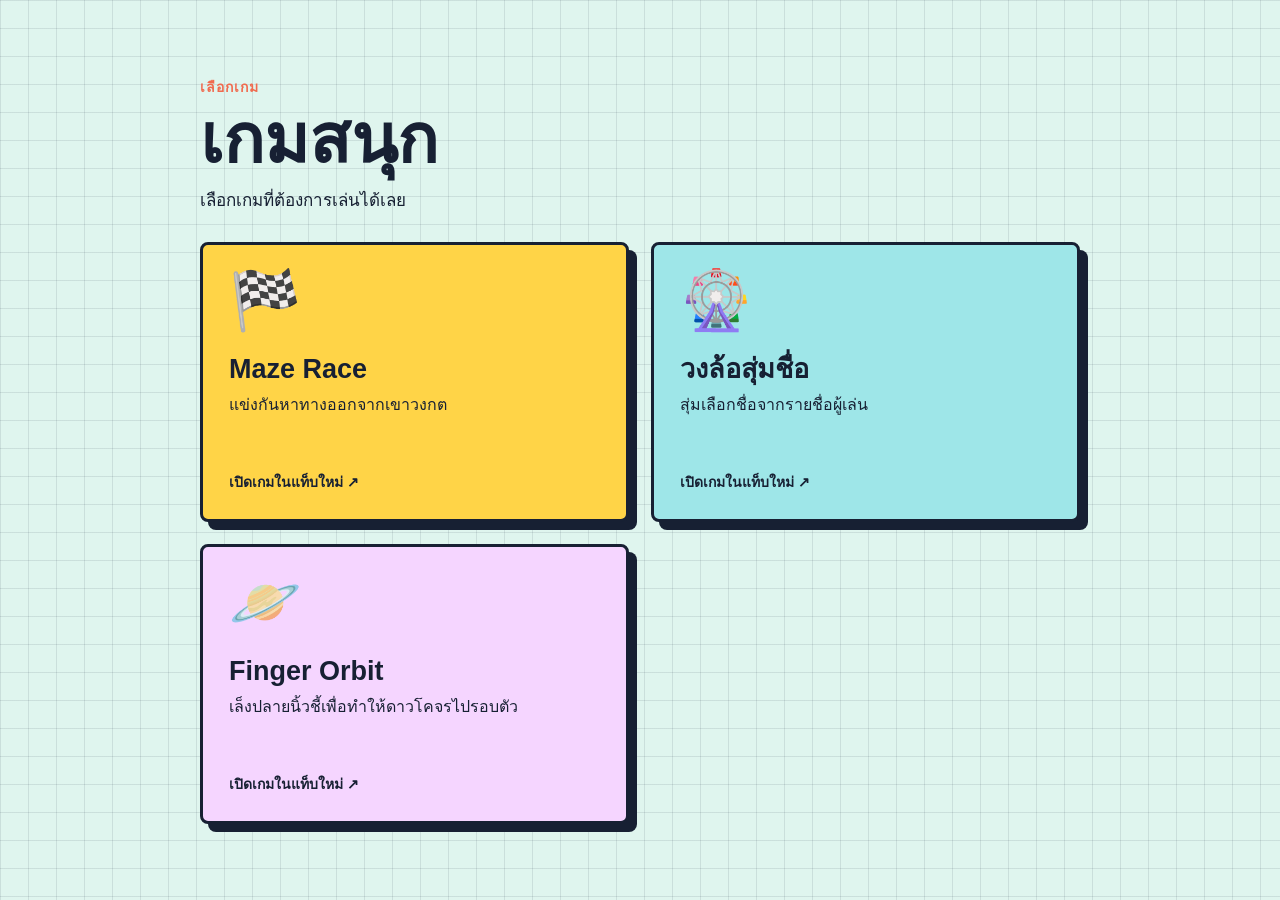
<file: index.html>
<!doctype html>
<html lang="th">
<head>
    <meta charset="utf-8">
    <meta name="viewport" content="width=device-width, initial-scale=1">
    <title>เกมสนุก</title>
    <style>
        :root {
            --ink: #172033;
            --paper: #fffdf6;
            --sun: #ffd447;
            --coral: #f06b4f;
            --sky: #9ee6e8;
            --line: #172033;
        }

        * { box-sizing: border-box; }

        body {
            min-height: 100vh;
            margin: 0;
            display: grid;
            place-items: center;
            color: var(--ink);
            font-family: Tahoma, "Noto Sans Thai", sans-serif;
            background-color: #dff5ee;
            background-image: linear-gradient(rgba(23, 32, 51, .1) 1px, transparent 1px), linear-gradient(90deg, rgba(23, 32, 51, .1) 1px, transparent 1px);
            background-size: 28px 28px;
        }

        main {
            width: min(880px, calc(100% - 32px));
            padding: 42px 0;
        }

        header { margin-bottom: 28px; }

        .eyebrow {
            margin: 0 0 8px;
            color: var(--coral);
            font-size: 14px;
            font-weight: 800;
            letter-spacing: 1px;
            text-transform: uppercase;
        }

        h1 {
            margin: 0;
            font-family: Georgia, "Times New Roman", serif;
            font-size: clamp(38px, 7vw, 68px);
            font-weight: 800;
            letter-spacing: 0;
            line-height: 1;
        }

        .subtitle { margin: 13px 0 0; font-size: 17px; line-height: 1.6; }

        .games {
            display: grid;
            grid-template-columns: repeat(2, minmax(0, 1fr));
            gap: 22px;
        }

        .game-link {
            min-height: 280px;
            padding: 26px;
            display: flex;
            flex-direction: column;
            align-items: flex-start;
            border: 3px solid var(--line);
            border-radius: 8px;
            color: inherit;
            text-decoration: none;
            box-shadow: 8px 8px 0 var(--line);
            transition: transform .15s ease, box-shadow .15s ease;
        }

        .game-link:hover, .game-link:focus-visible {
            transform: translate(-4px, -4px);
            box-shadow: 12px 12px 0 var(--line);
        }

        .game-link:focus-visible { outline: 3px solid var(--coral); outline-offset: 4px; }
        .maze { background: var(--sun); }
        .wheel { background: var(--sky); }
        .orbit { background: #f5d5ff; }

        .game-icon { font-size: 58px; line-height: 1; }
        h2 { margin: 24px 0 8px; font-size: 27px; line-height: 1.2; }
        .game-link p { margin: 0; font-size: 16px; line-height: 1.55; }
        .open { margin-top: auto; padding-top: 26px; font-size: 14px; font-weight: 800; }

        @media (max-width: 620px) {
            main { padding: 28px 0; }
            .games { grid-template-columns: 1fr; }
            .game-link { min-height: 230px; }
        }
    </style>
</head>
<body>
    <main>
        <header>
            <p class="eyebrow">เลือกเกม</p>
            <h1>เกมสนุก</h1>
            <p class="subtitle">เลือกเกมที่ต้องการเล่นได้เลย</p>
        </header>

        <section class="games" aria-label="รายการเกม">
            <a class="game-link maze" href="maze-racer/index.html" target="_blank" rel="noopener">
                <span class="game-icon" aria-hidden="true">🏁</span>
                <h2>Maze Race</h2>
                <p>แข่งกันหาทางออกจากเขาวงกต</p>
                <span class="open">เปิดเกมในแท็บใหม่ ↗</span>
            </a>

            <a class="game-link wheel" href="wheel-plate/index.html" target="_blank" rel="noopener">
                <span class="game-icon" aria-hidden="true">🎡</span>
                <h2>วงล้อสุ่มชื่อ</h2>
                <p>สุ่มเลือกชื่อจากรายชื่อผู้เล่น</p>
                <span class="open">เปิดเกมในแท็บใหม่ ↗</span>
            </a>

            <a class="game-link orbit" href="finger-orbit/index.html" target="_blank" rel="noopener">
                <span class="game-icon" aria-hidden="true">🪐</span>
                <h2>Finger Orbit</h2>
                <p>เล็งปลายนิ้วชี้เพื่อทำให้ดาวโคจรไปรอบตัว</p>
                <span class="open">เปิดเกมในแท็บใหม่ ↗</span>
            </a>
        </section>
    </main>
</body>
</html>
</file>
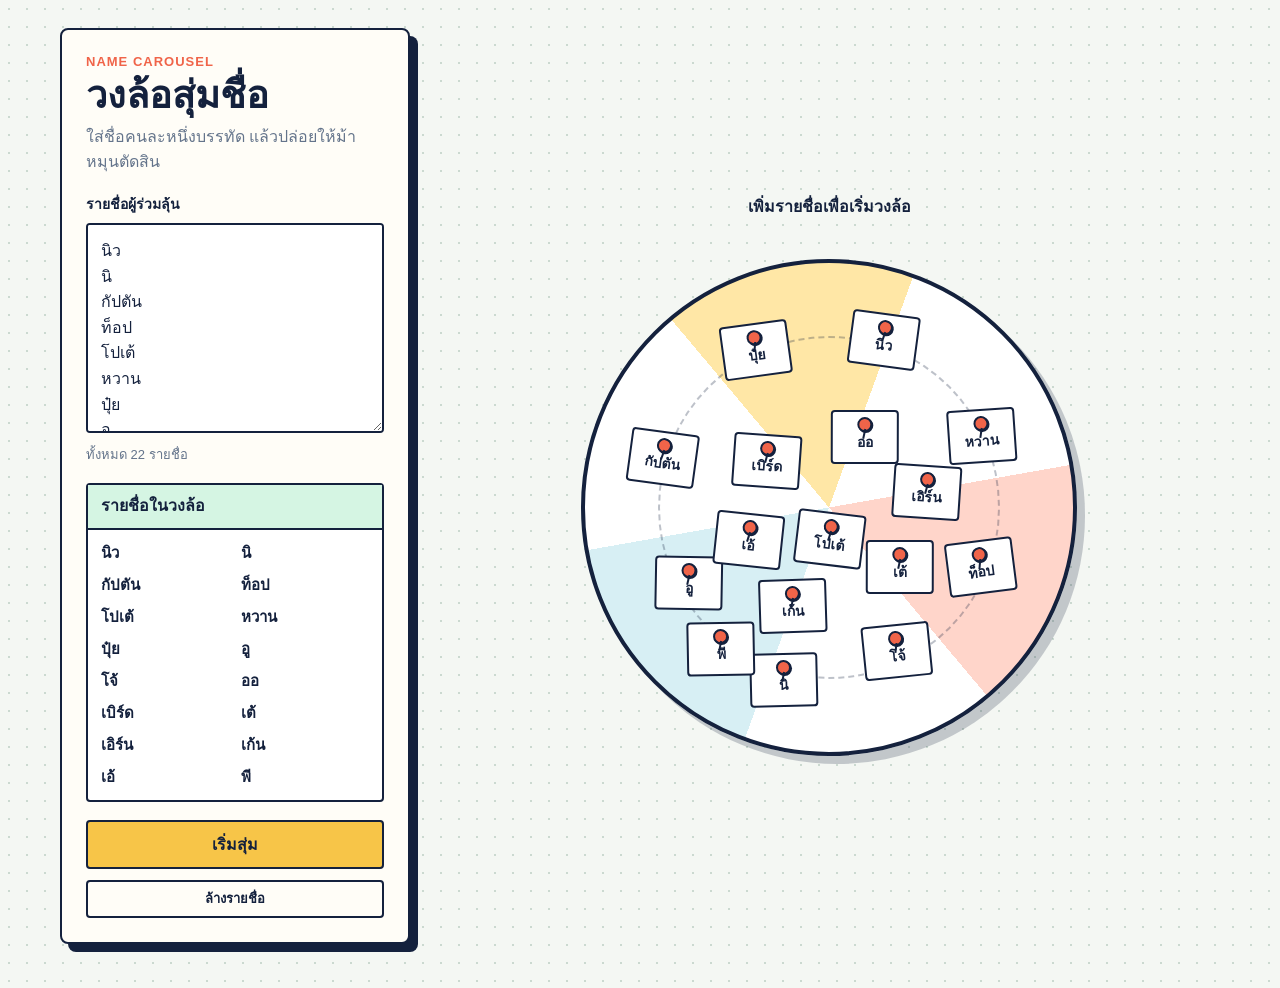
<file: wheel-plate/index.html>
<!doctype html>
<html lang="th">
<head>
  <meta charset="utf-8">
  <meta name="viewport" content="width=device-width, initial-scale=1">
  <title>วงล้อสุ่มชื่อ</title>
  <style>
    :root {
      --ink: #14213d;
      --muted: #64748b;
      --paper: #fffdf7;
      --mint: #d5f5e3;
      --coral: #f06449;
      --yellow: #f7c548;
      --sky: #62b6cb;
      --line: #d9e1e8;
    }

    * { box-sizing: border-box; }

    body {
      min-height: 100vh;
      margin: 0;
      color: var(--ink);
      font-family: "Noto Sans Thai", Tahoma, sans-serif;
      background-color: #f4f7f3;
      background-image: radial-gradient(#cbd9d0 1px, transparent 1px);
      background-size: 18px 18px;
    }

    .app {
      width: min(1160px, calc(100% - 32px));
      min-height: 100vh;
      margin: 0 auto;
      padding: 28px 0 44px;
      display: grid;
      grid-template-columns: minmax(260px, 350px) minmax(0, 1fr);
      gap: 28px;
      align-items: center;
    }

    .panel {
      padding: 24px;
      border: 2px solid var(--ink);
      border-radius: 8px;
      background: var(--paper);
      box-shadow: 8px 8px 0 var(--ink);
    }

    .eyebrow {
      margin: 0 0 7px;
      color: var(--coral);
      font-size: 13px;
      font-weight: 800;
      letter-spacing: 1px;
      text-transform: uppercase;
    }

    h1, h2, p { margin-top: 0; }
    h1 {
      margin-bottom: 8px;
      font-family: Georgia, "Times New Roman", serif;
      font-size: 38px;
      line-height: 1.05;
      letter-spacing: 0;
    }

    .hint { margin-bottom: 18px; color: var(--muted); line-height: 1.6; }

    label { display: block; margin-bottom: 8px; font-size: 14px; font-weight: 800; }

    textarea {
      width: 100%;
      height: 210px;
      resize: vertical;
      padding: 13px;
      border: 2px solid var(--ink);
      border-radius: 4px;
      color: var(--ink);
      font: inherit;
      line-height: 1.6;
      background: #fff;
      outline: none;
    }
    textarea:focus { box-shadow: 4px 4px 0 var(--sky); }

    .count { min-height: 21px; margin: 7px 0 18px; color: var(--muted); font-size: 13px; }

    .roster {
      margin: 0 0 18px;
      border: 2px solid var(--ink);
      border-radius: 4px;
      background: #fff;
    }
    .roster h2 {
      margin: 0;
      padding: 11px 13px;
      border-bottom: 2px solid var(--ink);
      font-size: 16px;
      line-height: 1.3;
      background: var(--mint);
    }
    .roster-list {
      min-height: 58px;
      margin: 0;
      padding: 11px 13px;
      display: grid;
      grid-template-columns: repeat(2, minmax(0, 1fr));
      gap: 8px 12px;
      overflow: visible;
      list-style: none;
    }
    .roster-list li {
      min-width: 0;
      overflow: hidden;
      font-size: 15px;
      font-weight: 700;
      text-overflow: ellipsis;
      white-space: nowrap;
    }
    .roster-list .is-eliminated { color: var(--muted); text-decoration: line-through; }
    .roster-empty { color: var(--muted); font-size: 13px; }

    button {
      width: 100%;
      min-height: 49px;
      border: 2px solid var(--ink);
      border-radius: 4px;
      color: var(--ink);
      font: inherit;
      font-weight: 800;
      cursor: pointer;
      transition: transform .15s ease, box-shadow .15s ease;
    }
    button:hover:not(:disabled) { transform: translate(-2px, -2px); box-shadow: 4px 4px 0 var(--ink); }
    button:active:not(:disabled) { transform: translate(1px, 1px); box-shadow: none; }
    button:disabled { cursor: wait; opacity: .65; }
    #startButton { background: var(--yellow); }
    #clearButton { margin-top: 11px; min-height: 38px; background: transparent; font-size: 13px; }

    .stage { min-width: 0; text-align: center; }
    .status { min-height: 25px; margin: 0 0 18px; font-weight: 800; }
    .carousel-wrap {
      position: relative;
      width: min(68vw, 540px);
      aspect-ratio: 1;
      margin: auto;
      display: grid;
      place-items: center;
    }

    .wheel {
      position: relative;
      width: 92%;
      height: 92%;
      border: 4px solid var(--ink);
      border-radius: 50%;
      background: conic-gradient(from 20deg, var(--mint), #fff 0 60deg, #ffd5ca 0 120deg, #fff 0 180deg, #d7eff4 0 240deg, #fff 0 300deg, #ffe7a6 0);
      box-shadow: 8px 8px 0 rgba(20, 33, 61, .22);
    }
    .wheel::after {
      position: absolute;
      content: "";
      inset: 15%;
      border: 2px dashed rgba(20, 33, 61, .28);
      border-radius: 50%;
    }
    .wheel.spinning { animation: spin .7s linear infinite; }
    @keyframes spin { to { transform: rotate(360deg); } }

    .name-chip {
      position: absolute;
      z-index: 2;
      top: 50%;
      left: 50%;
      width: clamp(64px, var(--chip-width, 20%), 105px);
      min-height: 54px;
      padding: 17px 8px 7px;
      display: grid;
      place-items: center;
      overflow: hidden;
      border: 2px solid var(--ink);
      border-radius: 4px;
      color: var(--ink);
      font-size: clamp(11px, 2vw, 14px);
      font-weight: 800;
      line-height: 1.15;
      text-align: center;
      background: #fff;
      transform: translate(-50%, -50%) rotate(var(--tilt));
    }
    .pin {
      position: absolute;
      top: 5px;
      left: 50%;
      width: 15px;
      height: 15px;
      border: 2px solid var(--ink);
      border-radius: 50%;
      background: var(--coral);
      box-shadow: 1px 1px 0 var(--ink);
      transform: translateX(-50%);
    }
    .pin::after {
      position: absolute;
      top: 10px;
      left: 5px;
      width: 2px;
      height: 10px;
      content: "";
      background: var(--ink);
      transform: rotate(12deg);
      transform-origin: top;
    }
    .name-chip.champion { background: var(--yellow); box-shadow: 3px 3px 0 var(--ink); }

    .escaped-name {
      position: fixed;
      z-index: 10;
      width: min(105px, calc(100vw - 32px));
      opacity: 0;
      pointer-events: none;
      transition: left .65s cubic-bezier(.18, .88, .28, 1.15), top .65s cubic-bezier(.18, .88, .28, 1.15), transform .65s cubic-bezier(.18, .88, .28, 1.15), opacity .2s ease;
    }
    .escaped-name.show { opacity: 1; }

    @media (max-width: 760px) {
      .app { padding-top: 22px; grid-template-columns: 1fr; gap: 32px; }
      .panel { max-width: 520px; width: calc(100% - 8px); margin: auto; }
      .carousel-wrap { width: min(86vw, 470px); }
      textarea { height: 155px; }
      h1 { font-size: 34px; }
    }
  </style>
</head>
<body>
  <main class="app">
    <section class="panel" aria-labelledby="pageTitle">
      <p class="eyebrow">Name carousel</p>
      <h1 id="pageTitle">วงล้อสุ่มชื่อ</h1>
      <p class="hint">ใส่ชื่อคนละหนึ่งบรรทัด แล้วปล่อยให้ม้าหมุนตัดสิน</p>
      <label for="namesInput">รายชื่อผู้ร่วมลุ้น</label>
      <textarea id="namesInput">นิว
นิ
กัปตัน
ท็อป
โปเต้
หวาน
ปุ๋ย
อู
โจ้
ออ
เบิร์ด
เต้
เอิร์น
เก้น
เอ้
พี
เปา
โต
โชค
ดรีม
ตี๋
เอก</textarea>
      <p class="count" id="nameCount">ยังไม่มีรายชื่อ</p>
      <section class="roster" aria-labelledby="rosterTitle">
        <h2 id="rosterTitle">รายชื่อในวงล้อ</h2>
        <ul class="roster-list" id="rosterList"></ul>
      </section>
      <button id="startButton" type="button">เริ่มสุ่ม</button>
      <button id="clearButton" type="button">ล้างรายชื่อ</button>
    </section>

    <section class="stage" aria-live="polite">
      <p class="status" id="status">เพิ่มรายชื่อเพื่อเริ่มวงล้อ</p>
      <div class="carousel-wrap">
        <div class="wheel" id="wheel" aria-label="วงล้อรายชื่อ"></div>
      </div>
    </section>
  </main>
  <div id="escapedNames" aria-live="polite"></div>

  <script>
    const namesInput = document.querySelector('#namesInput');
    const nameCount = document.querySelector('#nameCount');
    const startButton = document.querySelector('#startButton');
    const clearButton = document.querySelector('#clearButton');
    const wheel = document.querySelector('#wheel');
    const status = document.querySelector('#status');
    const escapedNames = document.querySelector('#escapedNames');
    const rosterList = document.querySelector('#rosterList');
    let isSpinning = false;
    let displayedParticipants = [];
    let roundParticipants = [];
    let remainingParticipants = [];
    let escapedPositions = [];

    function getNames() {
      return namesInput.value.split('\n').map((name) => name.trim()).filter(Boolean);
    }

    function getBestChipPosition(occupiedPositions) {
      let bestPosition;
      let greatestDistance = -1;
      for (let sample = 0; sample < 180; sample += 1) {
        const angle = Math.random() * Math.PI * 2;
        const radius = Math.sqrt(Math.random()) * 37;
        const candidate = {
          left: 50 + Math.cos(angle) * radius,
          top: 50 + Math.sin(angle) * radius
        };
        const nearestDistance = occupiedPositions.length
          ? Math.min(...occupiedPositions.map((position) => Math.hypot(
            candidate.left - position.left,
            candidate.top - position.top
          )))
          : Number.POSITIVE_INFINITY;
        if (nearestDistance > greatestDistance) {
          bestPosition = candidate;
          greatestDistance = nearestDistance;
        }
      }
      return bestPosition;
    }

    function createParticipants(names) {
      const chipPositions = [];
      const chipWidth = names.length > 12 ? '14%' : names.length > 8 ? '16%' : names.length > 5 ? '18%' : '20%';
      return names.slice(0, 16).map((name, index) => {
        const position = getBestChipPosition(chipPositions);
        chipPositions.push(position);
        return {
          id: index,
          name,
          position,
          chipWidth,
          tilt: -8 + Math.random() * 16
        };
      });
    }

    function updateRoster(participants) {
      rosterList.replaceChildren();
      if (!participants.length) {
        const emptyMessage = document.createElement('li');
        emptyMessage.className = 'roster-empty';
        emptyMessage.textContent = 'รอรายชื่อ';
        rosterList.append(emptyMessage);
        return;
      }
      participants.forEach((participant) => {
        const item = document.createElement('li');
        item.textContent = participant.name;
        if (participant.eliminated) item.classList.add('is-eliminated');
        rosterList.append(item);
      });
    }

    function updateWheel(participants) {
      const activeParticipants = participants ?? createParticipants(getNames());
      const enteredNames = getNames();
      nameCount.textContent = enteredNames.length ? `ทั้งหมด ${enteredNames.length} รายชื่อ` : 'ยังไม่มีรายชื่อ';
      wheel.querySelectorAll('.name-chip').forEach((chip) => chip.remove());
      displayedParticipants = activeParticipants;
      if (!isSpinning) updateRoster(activeParticipants);
      activeParticipants.forEach((participant) => {
        const chip = document.createElement('div');
        chip.className = 'name-chip';
        chip.style.left = `${participant.position.left}%`;
        chip.style.top = `${participant.position.top}%`;
        chip.style.setProperty('--chip-width', participant.chipWidth);
        chip.style.setProperty('--tilt', `${participant.tilt}deg`);
        chip.textContent = participant.name;
        const pin = document.createElement('span');
        pin.className = 'pin';
        pin.setAttribute('aria-hidden', 'true');
        chip.append(pin);
        if (activeParticipants.length === 1) chip.classList.add('champion');
        wheel.append(chip);
      });
    }

    function getBestEscapePosition() {
      const cardWidth = Math.min(105, window.innerWidth - 32);
      const cardHeight = 54;
      const wheelBounds = wheel.getBoundingClientRect();
      const rosterBounds = rosterList.closest('.roster').getBoundingClientRect();
      let bestPosition;
      let greatestDistance = -1;
      for (let sample = 0; sample < 160; sample += 1) {
        const candidate = {
          left: 16 + Math.random() * Math.max(0, window.innerWidth - cardWidth - 32),
          top: 16 + Math.random() * Math.max(0, window.innerHeight - cardHeight - 32)
        };
        const overlapsWheel = candidate.left < wheelBounds.right + 16
          && candidate.left + cardWidth > wheelBounds.left - 16
          && candidate.top < wheelBounds.bottom + 16
          && candidate.top + cardHeight > wheelBounds.top - 16;
        const overlapsRoster = candidate.left < rosterBounds.right + 16
          && candidate.left + cardWidth > rosterBounds.left - 16
          && candidate.top < rosterBounds.bottom + 16
          && candidate.top + cardHeight > rosterBounds.top - 16;
        if (overlapsWheel || overlapsRoster) continue;
        const nearestDistance = escapedPositions.length
          ? Math.min(...escapedPositions.map((position) => Math.hypot(
            candidate.left - position.left,
            candidate.top - position.top
          )))
          : Number.POSITIVE_INFINITY;
        if (nearestDistance > greatestDistance) {
          bestPosition = candidate;
          greatestDistance = nearestDistance;
        }
      }
      return bestPosition ?? { left: 16, top: 16 };
    }

    function sendEliminatedNameToScreen(name) {
      const position = getBestEscapePosition();
      escapedPositions.push(position);
      const card = document.createElement('div');
      card.className = 'name-chip escaped-name';
      card.textContent = name;
      const pin = document.createElement('span');
      pin.className = 'pin';
      pin.setAttribute('aria-hidden', 'true');
      card.append(pin);
      card.style.left = '50%';
      card.style.top = '50%';
      card.style.transform = 'translate(-50%, -50%) scale(.55) rotate(0deg)';
      escapedNames.append(card);
      window.setTimeout(() => {
        card.classList.add('show');
        card.style.left = `${position.left}px`;
        card.style.top = `${position.top}px`;
        card.style.transform = `rotate(${-5 + Math.random() * 10}deg)`;
      }, 30);
    }

    function stopWheelAtStartingAngle(onStopped) {
      const transform = getComputedStyle(wheel).transform;
      const matrixMatch = transform.match(/^matrix\((.+)\)$/);
      let currentAngle = 0;
      if (matrixMatch) {
        const matrixValues = matrixMatch[1].split(',').map(Number);
        currentAngle = Math.atan2(matrixValues[1], matrixValues[0]) * (180 / Math.PI);
        if (currentAngle < 0) currentAngle += 360;
      }
      wheel.classList.remove('spinning');
      wheel.style.transition = 'none';
      wheel.style.transform = `rotate(${currentAngle}deg)`;
      void wheel.offsetWidth;
      wheel.style.transition = 'transform 1s cubic-bezier(.2, .8, .2, 1)';
      wheel.style.transform = 'rotate(360deg)';
      window.setTimeout(() => {
        wheel.style.transition = '';
        wheel.style.transform = '';
        onStopped();
      }, 1000);
    }

    function eliminateNextName() {
      const selectedIndex = Math.floor(Math.random() * remainingParticipants.length);
      const selectedParticipant = remainingParticipants[selectedIndex];
      const eliminationDelay = 500 + Math.random() * 1000;
      status.textContent = 'ม้าหมุนกำลังหมุน...';
      window.setTimeout(() => {
        selectedParticipant.eliminated = true;
        remainingParticipants.splice(selectedIndex, 1);
        updateWheel(remainingParticipants);
        updateRoster(roundParticipants);
        sendEliminatedNameToScreen(selectedParticipant.name);
        if (remainingParticipants.length === 1) {
          const champion = remainingParticipants[0].name;
          status.textContent = `เหลือ ${champion} คนสุดท้าย...`;
          stopWheelAtStartingAngle(() => {
            status.textContent = `ผู้ชนะคือ ${champion}!`;
            startButton.textContent = 'เริ่มรอบใหม่';
            startButton.disabled = false;
            namesInput.disabled = false;
            isSpinning = false;
          });
          return;
        }
        status.textContent = `เหลืออีก ${remainingParticipants.length} คน`;
        eliminateNextName();
      }, eliminationDelay);
    }

    function startSpin() {
      const names = getNames();
      if (names.length < 2) {
        status.textContent = 'เพิ่มอย่างน้อย 2 รายชื่อก่อนเริ่มสุ่ม';
        namesInput.focus();
        return;
      }
      isSpinning = true;
      remainingParticipants = displayedParticipants.length === names.length
        ? [...displayedParticipants]
        : createParticipants(names);
      roundParticipants = [...remainingParticipants];
      roundParticipants.forEach((participant) => { participant.eliminated = false; });
      updateRoster(roundParticipants);
      escapedPositions = [];
      escapedNames.replaceChildren();
      startButton.disabled = true;
      namesInput.disabled = true;
      wheel.classList.remove('spinning');
      void wheel.offsetWidth;
      wheel.classList.add('spinning');
      eliminateNextName();
    }

    namesInput.addEventListener('input', () => { if (!isSpinning) updateWheel(); });
    startButton.addEventListener('click', startSpin);
    clearButton.addEventListener('click', () => {
      if (isSpinning) return;
      namesInput.value = '';
      remainingParticipants = [];
      roundParticipants = [];
      escapedPositions = [];
      escapedNames.replaceChildren();
      status.textContent = 'เพิ่มรายชื่อเพื่อเริ่มวงล้อ';
      startButton.textContent = 'เริ่มสุ่ม';
      updateWheel();
      namesInput.focus();
    });
    updateWheel();
  </script>
</body>
</html>
</file>
